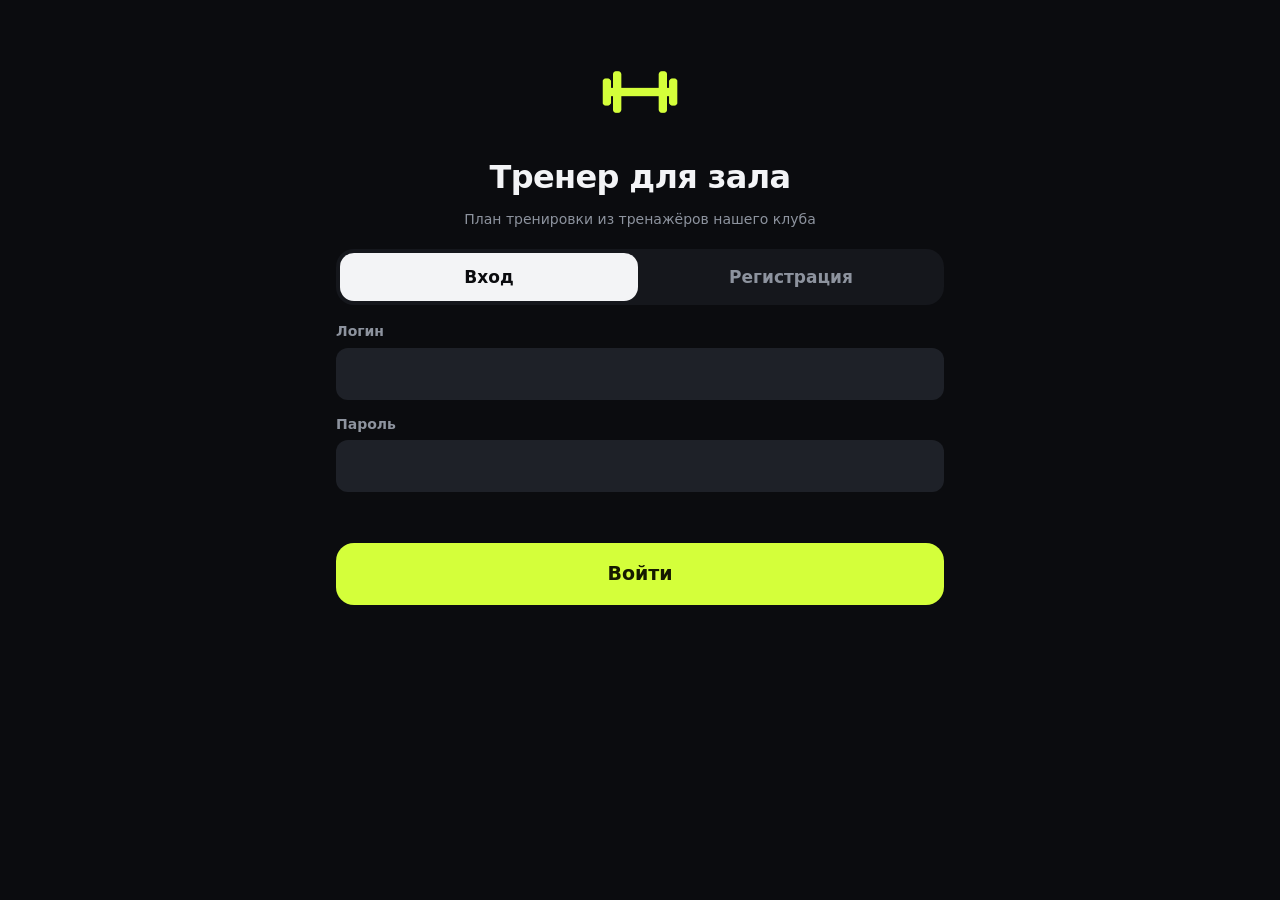
<file: static/login.html>
<!doctype html>
<html lang="ru">
<head>
  <meta charset="utf-8">
  <meta name="viewport" content="width=device-width, initial-scale=1, viewport-fit=cover">
  <meta name="theme-color" content="#0b0c0f">
  <link rel="manifest" href="/manifest.json">
  <link rel="icon" href="/static/icons/icon-192.png">
  <link rel="apple-touch-icon" href="/static/icons/icon-192.png">
  <script>try{var t=JSON.parse(localStorage.getItem('gym_theme')||'null');if(t&&t!=='lime'){document.documentElement.dataset.theme=t;}}catch(e){}</script>
  <link rel="preconnect" href="https://fonts.googleapis.com">
  <link rel="preconnect" href="https://fonts.gstatic.com" crossorigin>
  <link rel="stylesheet" href="https://fonts.googleapis.com/css2?family=Cormorant+Garamond:wght@600;700&family=Nunito:wght@400;600;700;800&family=Noto+Serif+JP:wght@900&family=Russo+One&family=Exo+2:ital,wght@0,400;0,600;0,700;0,800;1,700&family=Rubik+Dirt&family=Oswald:wght@400;500;600;700&display=swap">
  <link rel="stylesheet" href="/static/style.css?v=15">
  <title>Вход · Тренер</title>
</head>
<body class="no-nav">
  <main>
    <img class="logo" src="/static/icons/icon-192.png" alt="">
    <h1 class="center">Тренер для зала</h1>
    <p class="center muted small">План тренировки из тренажёров нашего клуба</p>

    <div class="seg tabs" id="tabs" style="margin-top:20px">
      <button type="button" data-mode="login" class="on">Вход</button>
      <button type="button" data-mode="register">Регистрация</button>
    </div>

    <form id="form">
      <label class="field"><span>Логин</span>
        <input name="username" autocomplete="username" autocapitalize="none" required></label>
      <label class="field"><span>Пароль</span>
        <input name="password" type="password" autocomplete="current-password" required minlength="6"></label>
      <label class="field" id="invite-field" hidden><span>Инвайт-код (спросите у друга)</span>
        <input name="invite" autocapitalize="characters" autocomplete="off" placeholder="ABCD-EFGH"></label>
      <div class="form-error" id="error"></div>
      <button class="btn primary big" type="submit" id="submit">Войти</button>
    </form>
  </main>

  <script src="/static/common.js?v=15"></script>
  <script>
    'use strict';
    let mode = 'login';
    const form = $('#form');

    $('#tabs').addEventListener('click', e => {
      const b = e.target.closest('button');
      if (!b) return;
      mode = b.dataset.mode;
      document.querySelectorAll('#tabs button').forEach(x => x.classList.toggle('on', x === b));
      $('#invite-field').hidden = mode !== 'register';
      form.invite.required = mode === 'register';
      form.password.autocomplete = mode === 'register' ? 'new-password' : 'current-password';
      $('#submit').textContent = mode === 'register' ? 'Зарегистрироваться' : 'Войти';
      $('#error').textContent = '';
    });

    form.addEventListener('submit', async e => {
      e.preventDefault();
      $('#error').textContent = '';
      $('#submit').disabled = true;
      try {
        const data = { username: form.username.value, password: form.password.value };
        if (mode === 'register') data.invite = form.invite.value;
        await api('POST', mode === 'register' ? '/api/register' : '/api/login', data);
        store.del('me');
        location.href = '/';
      } catch (err) {
        $('#error').textContent = err.message;
        $('#submit').disabled = false;
      }
    });
  </script>
</body>
</html>
</file>
<file: static/style.css>
/* Тренер для зала — тёмная тема «графит + лайм» */
:root {
  --bg: #0b0c0f;
  --surface: #15171c;
  --surface-2: #1e2128;
  --surface-3: #282c35;
  --line: #2b2f38;
  --text: #f3f4f6;
  --muted: #8d939e;
  --accent: #d4ff3a;
  --accent-ink: #151a00;
  --accent-soft: rgba(212, 255, 58, .12);
  --violet: #a294ff;
  --violet-soft: rgba(162, 148, 255, .15);
  --warn: #ffb547;
  --warn-soft: rgba(255, 181, 71, .12);
  --danger: #ff5f6d;
  --hero-from: #1d2112;
  --timer-bg: #221f3a;
  --timer-ink: #15102e;
  --timer-track: rgba(255, 255, 255, .1);
  --overlay-btn: rgba(255, 255, 255, .08);
  --nav-bg: rgba(30, 33, 40, .92);
  --thumb-ink: #4a505c;
  --accent-part: rgba(212, 255, 58, .4);
  --shadow: 0 10px 30px rgba(0, 0, 0, .5);
  --card-ring: none;
  --radius: 20px;
  --radius-sm: 14px;
  --tap: 52px;
  color-scheme: dark;
}

* { box-sizing: border-box; }
html { -webkit-text-size-adjust: 100%; }
body {
  margin: 0;
  background: var(--bg);
  color: var(--text);
  font: 17px/1.45 system-ui, -apple-system, "Segoe UI", Roboto, sans-serif;
  padding-bottom: calc(110px + env(safe-area-inset-bottom));
  -webkit-tap-highlight-color: transparent;
}
body.no-nav { padding-bottom: 32px; }
main { max-width: 640px; margin: 0 auto; padding: 0 16px 24px; }
h1 { font-size: 32px; line-height: 1.1; margin: 0; font-weight: 800; letter-spacing: -.02em; }
h2 {
  font-size: 13px; margin: 26px 0 10px; color: var(--muted);
  font-weight: 700; letter-spacing: .08em; text-transform: uppercase;
}
h3 { font-size: 18px; margin: 0; line-height: 1.25; font-weight: 700; }
a { color: var(--accent); }
.muted { color: var(--muted); }
.small { font-size: 14px; }
.center { text-align: center; }
[hidden] { display: none !important; }

/* Шапка */
.top {
  max-width: 640px; margin: 0 auto;
  padding: calc(18px + env(safe-area-inset-top)) 16px 14px;
  display: flex; align-items: flex-end; justify-content: space-between; gap: 12px;
}
.eyebrow {
  display: block; margin-bottom: 4px;
  font-size: 13px; font-weight: 700; letter-spacing: .08em; text-transform: uppercase;
  color: var(--accent);
}
.net {
  font-size: 13px; font-weight: 600; padding: 6px 12px; border-radius: 99px;
  background: var(--warn-soft); color: var(--warn);
}

/* Кнопки */
.btn {
  display: inline-flex; align-items: center; justify-content: center; gap: 8px;
  min-height: var(--tap); padding: 0 20px;
  border: 0; border-radius: var(--radius-sm);
  background: var(--surface-2); color: var(--text);
  font: inherit; font-weight: 700; cursor: pointer; text-decoration: none;
  transition: transform .1s, background .2s;
}
.btn:active { transform: scale(.97); }
.btn:disabled { opacity: .5; }
.btn.primary { background: var(--accent); color: var(--accent-ink); }
.btn.ghost { background: transparent; box-shadow: inset 0 0 0 1.5px var(--line); }
.btn.danger { color: var(--danger); }
.btn.big { width: 100%; min-height: 62px; font-size: 19px; margin-top: 24px; border-radius: 18px; }
.btn.wide { width: 100%; margin-top: 12px; }
.btn.small { min-height: 44px; padding: 0 16px; font-size: 15px; border-radius: 12px; }

/* Переключатели-сегменты и плитки выбора */
.seg {
  display: grid; grid-auto-flow: column; grid-auto-columns: 1fr; gap: 4px;
  padding: 4px; border-radius: 18px; background: var(--surface);
}
.seg button {
  min-height: 48px; border: 0; border-radius: 14px;
  background: transparent; color: var(--muted); font: inherit; font-weight: 700;
  transition: background .2s, color .2s;
}
.seg button.on { background: var(--text); color: var(--bg); }
.tabs { margin: 0 0 16px; }

.tiles { display: grid; grid-template-columns: repeat(4, 1fr); gap: 8px; }
.tiles.two { grid-template-columns: repeat(2, 1fr); }
.tile {
  display: flex; flex-direction: column; align-items: center; justify-content: center; gap: 2px;
  min-height: 84px; padding: 10px 6px; border: 0; border-radius: 18px;
  background: var(--surface); color: var(--text); font: inherit;
  transition: background .2s, color .2s, transform .1s;
}
.tile:active { transform: scale(.97); }
.tile b { font-size: 26px; line-height: 1; font-weight: 800; }
.tiles.two .tile { min-height: 76px; }
.tiles.two .tile b { font-size: 20px; }
.tile small { font-size: 13px; color: var(--muted); text-align: center; line-height: 1.25; }
.tile.on { background: var(--accent); color: var(--accent-ink); }
.tile.on small { color: var(--accent-ink); opacity: .75; }

/* Карточки и заметки */
.card {
  background: var(--surface); border-radius: var(--radius);
  padding: 16px; margin-top: 12px;
}
.note { border-radius: var(--radius-sm); padding: 14px 16px; margin-top: 12px; font-size: 15px; }
.note.warn { background: var(--warn-soft); color: var(--warn); }
.note.ok { background: var(--accent-soft); color: var(--accent); }
.note ul { margin: 8px 0 0; padding-left: 20px; }
.note li { margin-top: 4px; }
.note summary { font-weight: 700; cursor: pointer; }
.note a { color: inherit; }

.profile-line { display: flex; align-items: center; gap: 12px; }
.profile-line .grow { flex: 1; min-width: 0; }
.chip {
  display: inline-block; padding: 3px 10px; margin: 6px 6px 0 0; border-radius: 99px;
  background: var(--surface-2); font-size: 13px; font-weight: 600; color: var(--muted);
}
.chip.warn { background: var(--warn-soft); color: var(--warn); }

/* План: шапка с прогрессом */
.hero {
  background: linear-gradient(135deg, var(--hero-from) 0%, var(--surface) 70%);
  border-radius: var(--radius); padding: 18px 16px; margin-top: 4px;
}
.hero .h { font-size: 26px; font-weight: 800; letter-spacing: -.01em; }
.progress { height: 8px; border-radius: 99px; background: var(--surface-3); margin-top: 14px; overflow: hidden; }
.progress > i { display: block; height: 100%; border-radius: inherit; background: var(--accent); transition: width .3s; }
.hero-stats { display: flex; justify-content: space-between; margin-top: 8px; font-size: 14px; color: var(--muted); }

/* Карточка упражнения */
.ex { padding: 0; overflow: hidden; }
.ex-body { padding: 16px; }
.ex-photo {
  display: block; width: 100%; height: 170px; padding: 0; border: 0; cursor: zoom-in;
  background: var(--surface-2);
}
.ex-photo img { width: 100%; height: 100%; object-fit: cover; display: block; }
.ex-top { display: flex; gap: 12px; align-items: flex-start; }
.num {
  flex: none; width: 34px; height: 34px; border-radius: 11px;
  display: grid; place-items: center; background: var(--surface-3);
  font-weight: 800; font-size: 15px;
}
.ex.complete .num { background: var(--accent); color: var(--accent-ink); }
.meta { font-size: 14px; color: var(--muted); margin-top: 2px; }
.presc {
  display: flex; flex-wrap: wrap; gap: 6px; margin: 12px 0 8px;
}
.presc span {
  padding: 5px 10px; border-radius: 10px; background: var(--surface-2);
  font-size: 14px; font-weight: 700;
}
.hint {
  font-size: 14px; color: var(--violet); background: var(--violet-soft);
  padding: 10px 12px; border-radius: 12px;
}
.hint.deload { color: var(--warn); background: var(--warn-soft); }
.sets { margin-top: 12px; }
.set-head, .set {
  display: grid; grid-template-columns: 26px 1fr 1fr 52px; gap: 8px; align-items: center;
}
.set-head { font-size: 12px; color: var(--muted); font-weight: 700; letter-spacing: .05em; text-transform: uppercase; }
.set { margin-top: 8px; }
.set-no { text-align: center; color: var(--muted); font-weight: 700; }
.set input, .field input, .field select {
  width: 100%; min-height: var(--tap); padding: 0 14px;
  border: 1.5px solid transparent; border-radius: 12px;
  background: var(--surface-2); color: var(--text); font: inherit; font-size: 18px;
  outline: none;
}
.set input:focus, .field input:focus, .field select:focus { border-color: var(--accent); }
.set input { text-align: center; font-weight: 700; }
.set input::placeholder { font-weight: 400; color: var(--muted); }
.set.done input { background: var(--accent-soft); color: var(--accent); }
.check {
  width: 52px; height: 52px; border-radius: 50%; border: 2px solid var(--surface-3);
  background: transparent; color: var(--accent-ink); font-size: 22px; font-weight: 900;
}
.set.done .check { background: var(--accent); border-color: var(--accent); }
.ex-actions { display: flex; gap: 8px; margin-top: 14px; flex-wrap: wrap; }

/* Таймер отдыха */
.timer {
  position: fixed; left: 12px; right: 12px; z-index: 20;
  bottom: calc(96px + env(safe-area-inset-bottom));
  max-width: 616px; margin: 0 auto; padding: 12px 14px 14px;
  display: flex; align-items: center; gap: 10px;
  border-radius: 20px; background: var(--timer-bg);
  box-shadow: var(--shadow);
  overflow: hidden;
}
.timer > div { flex: 1; }
.timer-label { font-size: 12px; font-weight: 700; letter-spacing: .08em; text-transform: uppercase; color: var(--violet); }
.timer-left { font-size: 36px; font-weight: 800; font-variant-numeric: tabular-nums; line-height: 1.05; }
.timer-bar { position: absolute; left: 0; bottom: 0; height: 4px; background: var(--violet); transition: width .25s linear; }
.timer .btn { background: var(--overlay-btn); }
.timer .btn.primary { background: var(--violet); color: var(--timer-ink); }

/* Нижнее меню — плавающая панель */
.tabbar {
  position: fixed; left: 12px; right: 12px; z-index: 10;
  bottom: calc(12px + env(safe-area-inset-bottom));
  max-width: 616px; margin: 0 auto; padding: 6px;
  display: grid; grid-template-columns: repeat(4, 1fr); gap: 4px;
  border-radius: 24px; background: var(--nav-bg);
  -webkit-backdrop-filter: blur(14px); backdrop-filter: blur(14px);
  box-shadow: var(--shadow);
}
.tabbar a {
  display: flex; flex-direction: column; align-items: center; justify-content: center; gap: 2px;
  min-height: 60px; border-radius: 18px;
  color: var(--muted); text-decoration: none; font-size: 11px; font-weight: 700;
}
.tabbar a svg { width: 24px; height: 24px; }
.tabbar a.on { color: var(--accent); background: var(--accent-soft); }

/* Формы */
.field { display: block; margin-top: 14px; }
.field > span { display: block; font-size: 14px; color: var(--muted); margin-bottom: 6px; font-weight: 600; }
.choice {
  display: flex; gap: 14px; align-items: center;
  min-height: var(--tap); padding: 12px 16px; margin-top: 8px;
  border-radius: var(--radius-sm); background: var(--surface); cursor: pointer;
  border: 1.5px solid transparent;
}
.choice:has(input:checked) { border-color: var(--accent); background: var(--accent-soft); }
.choice input { width: 22px; height: 22px; accent-color: var(--accent); flex: none; margin: 0; }
.choice small { display: block; color: var(--muted); font-size: 14px; }
.grid2 { display: grid; grid-template-columns: 1fr 1fr; gap: 8px; }
.grid2 .choice { margin-top: 0; }
.form-error { color: var(--danger); margin-top: 10px; min-height: 1em; }

/* Списки */
.row {
  display: flex; align-items: center; gap: 12px;
  padding: 12px 0; border-top: 1px solid var(--line);
}
.row:first-child { border-top: 0; padding-top: 0; }
.row:last-child { padding-bottom: 0; }
.row .grow { flex: 1; min-width: 0; }
.row.off .grow, .row.off .thumb { opacity: .45; }
.row-btn {
  display: flex; align-items: center; gap: 12px;
  flex: 1; min-width: 0; text-align: left; background: none; border: 0; padding: 0;
  color: var(--text); font: inherit; cursor: pointer;
}
.row-btn small { display: block; color: var(--muted); font-size: 14px; }
.thumb {
  flex: none; width: 52px; height: 52px; border-radius: 12px; overflow: hidden;
  display: grid; place-items: center; background: var(--surface-2); color: var(--thumb-ink);
}
.thumb img { width: 100%; height: 100%; object-fit: cover; }
.thumb svg { width: 26px; height: 26px; }
.thumb.big { width: 84px; height: 84px; border: 0; padding: 0; cursor: zoom-in; }
.warmup { display: flex; gap: 14px; align-items: flex-start; }
.warmup .grow { flex: 1; min-width: 0; }
.icon-btn {
  flex: none; width: 44px; height: 44px; border-radius: 12px;
  border: 0; background: var(--surface-2); color: var(--muted); font-size: 20px;
}
.delta-up { color: var(--warn); font-weight: 700; }
.delta-down { color: var(--accent); font-weight: 700; }
.workout-ex { margin-top: 10px; font-size: 15px; }
.workout-ex b { font-weight: 700; }

/* Переключатель вкл/выкл */
.switch { position: relative; flex: none; width: 54px; height: 32px; }
.switch input { position: absolute; opacity: 0; width: 100%; height: 100%; margin: 0; cursor: pointer; z-index: 1; }
.switch span { position: absolute; inset: 0; border-radius: 99px; background: var(--surface-3); transition: .2s; }
.switch span::after {
  content: ""; position: absolute; top: 4px; left: 4px; width: 24px; height: 24px;
  border-radius: 50%; background: var(--text); transition: .2s;
}
.switch input:checked + span { background: var(--accent); }
.switch input:checked + span::after { transform: translateX(22px); background: var(--accent-ink); }

/* Диалоги */
dialog {
  width: min(100% - 24px, 560px); max-height: 92vh; padding: 0;
  border: 0; border-radius: 24px;
  background: var(--surface); color: var(--text);
}
dialog::backdrop { background: rgba(0, 0, 0, .7); }
dialog form { padding: 20px 16px; }
.dialog-actions { display: flex; gap: 8px; margin-top: 20px; }
.dialog-actions .btn { flex: 1; }

.photo-box {
  position: relative; height: 180px; border-radius: 16px; overflow: hidden;
  background: var(--surface-2); display: grid; place-items: center; margin-top: 14px;
  color: var(--muted); font-size: 14px;
}
.photo-box img { width: 100%; height: 100%; object-fit: cover; }
.photo-actions { display: flex; gap: 8px; margin-top: 8px; }
.photo-actions .btn { flex: 1; }

.photo-view {
  width: 100vw; max-width: 100vw; height: 100vh; max-height: 100vh; margin: 0;
  border-radius: 0; background: rgba(0, 0, 0, .94); display: grid; place-items: center; padding: 16px;
}
.photo-view:not([open]) { display: none; }
.photo-view img { max-width: 100%; max-height: 90vh; border-radius: 16px; }

/* Всплывающее сообщение */
.toast {
  position: fixed; left: 16px; right: 16px; z-index: 50;
  bottom: calc(190px + env(safe-area-inset-bottom));
  max-width: 560px; margin: 0 auto; padding: 14px 18px;
  border-radius: 16px; background: var(--text); color: var(--bg);
  font-weight: 700; box-shadow: var(--shadow);
}

canvas.chart { width: 100%; height: 220px; display: block; }
.logo { display: block; width: 104px; height: 104px; margin: 40px auto 16px; border-radius: 28px; }

/* ---------- Прогресс: графики и посещения ---------- */
.seg.four button { font-size: 14px; padding: 0 2px; }
.stats { display: grid; grid-template-columns: 1fr 1fr; gap: 8px; }
.stat { background: var(--surface); border-radius: 18px; padding: 14px; min-height: 92px; }
.stat-v { font-size: 26px; font-weight: 800; line-height: 1.1; font-variant-numeric: tabular-nums; }
.stat-v small { font-size: 15px; color: var(--muted); font-weight: 700; }
.stat-l { font-size: 13px; color: var(--muted); margin-top: 4px; }
.stat-s { font-size: 12px; color: var(--muted); margin-top: 6px; }
.mini-progress { display: block; height: 6px; border-radius: 99px; background: var(--surface-3); overflow: hidden; }
.mini-progress i { display: block; height: 100%; background: var(--accent); border-radius: inherit; }

.chart-caption { min-height: 22px; margin: 12px 0 6px; font-size: 14px; }
.bars {
  position: relative; display: grid; gap: 4px; height: 150px;
  border-bottom: 1px solid var(--line);
}
.bar-col {
  height: 100%; padding: 0; border: 0; background: none; cursor: pointer;
  display: flex; align-items: flex-end; justify-content: center;
}
.bar {
  display: block; width: 72%; max-width: 26px; border-radius: 4px 4px 0 0;
  background: var(--accent); opacity: .55; transition: opacity .15s;
}
.bar-col.sel .bar { opacity: 1; }
.goal-line {
  position: absolute; left: 0; right: 0; height: 0; z-index: 1; pointer-events: none;
  border-top: 2px dashed var(--muted);
}
.goal-line span {
  position: absolute; right: 0; bottom: 2px; font-size: 11px; font-weight: 700;
  color: var(--muted); background: var(--surface); padding: 0 4px; border-radius: 4px;
}
.bar-x { display: grid; gap: 4px; margin-top: 6px; }
.bar-x span { font-size: 11px; color: var(--muted); text-align: center; white-space: nowrap; }

.hbars { margin-top: 12px; }
.hbar-row { display: grid; grid-template-columns: 140px 1fr 28px; gap: 10px; align-items: center; margin-top: 8px; }
.hbar-l { font-size: 13px; line-height: 1.2; }
.hbar-track { height: 10px; border-radius: 99px; background: var(--surface-2); overflow: hidden; }
.hbar-track i { display: block; height: 100%; border-radius: 99px; background: var(--accent); }
.hbar-v { font-size: 13px; font-weight: 700; text-align: right; font-variant-numeric: tabular-nums; }
.hbar-row.zero .hbar-l, .hbar-row.zero .hbar-v { color: var(--muted); }

/* Нагрузка на мышцы за неделю */
.week-seg { margin-top: 12px; }
.body-map { display: flex; justify-content: center; margin-top: 12px; }
.body-map svg { width: 100%; max-width: 340px; height: auto; display: block; }
.body-map .base { fill: var(--surface-2); }
.body-map .m { fill: var(--surface-3); transition: fill .2s, opacity .2s; }
.body-map .m.low { fill: var(--accent); opacity: .38; }
.body-map .m.ok { fill: var(--accent); }
.body-map .m.high { fill: var(--warn); }
.body-map text { fill: var(--muted); font-size: 9px; text-anchor: middle; }
.body-legend { display: flex; justify-content: center; gap: 14px; flex-wrap: wrap; margin-top: 6px; }
.body-legend span { display: inline-flex; align-items: center; gap: 5px; }
.body-legend i { width: 10px; height: 10px; border-radius: 3px; display: inline-block; }
.lg-none { background: var(--surface-3); }
.lg-low { background: var(--accent); opacity: .38; }
.lg-ok { background: var(--accent); }
.lg-high { background: var(--warn); }
.hbar-track { position: relative; }
.hbar-track .norm {
  position: absolute; top: 0; bottom: 0; border-radius: 99px;
  background: var(--accent-soft); box-shadow: inset 0 0 0 1px var(--accent-part);
}
.hbar-track i { position: relative; }
.hbar-track i.low { opacity: .5; }
.hbar-track i.high { background: var(--warn); }
.hbar-v.high { color: var(--warn); }

/* Итоги месяца */
canvas.summary-card {
  width: 100%; height: auto; aspect-ratio: 4 / 5; display: block;
  margin: 12px 0; border-radius: var(--radius-sm); background: var(--surface-2);
}

.cal-head { display: flex; align-items: center; justify-content: space-between; gap: 8px; }
.cal-head .icon-btn:disabled { opacity: .3; }
.cal { display: grid; grid-template-columns: repeat(7, 1fr); gap: 4px; margin-top: 12px; }
.cal-w { font-size: 12px; color: var(--muted); text-align: center; font-weight: 700; padding-bottom: 4px; }
.cal-d {
  aspect-ratio: 1; border-radius: 12px; background: var(--surface-2);
  display: flex; flex-direction: column; align-items: center; justify-content: center;
  font-size: 14px; font-weight: 600; line-height: 1.1;
}
.cal-d small { font-size: 10px; font-weight: 800; }
.cal-d.v { background: var(--accent); color: var(--accent-ink); }
.cal-d.today { box-shadow: inset 0 0 0 2px var(--text); }
.cal-d.future { opacity: .35; }

/* ---------- Тренировка: советы, заметки, добавление ---------- */
.tips { margin-top: 10px; border-radius: 12px; background: var(--surface-2); padding: 10px 12px; }
.tips summary { font-weight: 700; cursor: pointer; font-size: 15px; }
.tips ul { margin: 8px 0 0; padding-left: 18px; font-size: 14px; }
.tips li { margin-top: 4px; }
.ex-note-view {
  display: block; width: 100%; margin-top: 10px; padding: 10px 12px; border: 0; border-radius: 12px;
  background: var(--warn-soft); color: var(--warn); font: inherit; font-size: 14px; text-align: left; cursor: pointer;
}
.note-edit { display: flex; gap: 8px; align-items: flex-start; margin-top: 10px; }
.note-edit textarea, .field textarea {
  flex: 1; width: 100%; min-height: 52px; padding: 10px 12px; border: 1.5px solid transparent; border-radius: 12px;
  background: var(--surface-2); color: var(--text); font: inherit; font-size: 16px; resize: vertical; outline: none;
}
.note-edit textarea:focus, .field textarea:focus { border-color: var(--accent); }
.dialog-body { padding: 20px 16px; }
.dialog-body .search {
  width: 100%; min-height: var(--tap); margin-top: 12px; padding: 0 14px; border: 1.5px solid transparent;
  border-radius: 12px; background: var(--surface-2); color: var(--text); font: inherit; outline: none;
}
.add-list { max-height: 60vh; overflow-y: auto; margin-top: 4px; }
.add-row {
  display: flex; align-items: center; gap: 12px; width: 100%; padding: 8px 0; border: 0;
  border-bottom: 1px solid var(--line); background: none; color: var(--text); font: inherit; text-align: left; cursor: pointer;
}
.add-row .grow { flex: 1; min-width: 0; }
.add-row small { display: block; color: var(--muted); font-size: 13px; }

/* ---------- Компания ---------- */
.consent { border: 1.5px solid var(--accent); }
.share-row { display: flex; align-items: center; gap: 12px; margin-top: 24px; }
.share-row .grow { flex: 1; }
.feed-head { display: flex; align-items: center; gap: 12px; }
.feed-head .grow { flex: 1; min-width: 0; }
.avatar {
  flex: none; width: 40px; height: 40px; border-radius: 50%; display: grid; place-items: center;
  background: var(--violet-soft); color: var(--violet); font-weight: 800;
}
.avatar.me { background: var(--accent-soft); color: var(--accent); }
.avatar { overflow: hidden; }
.avatar img { width: 100%; height: 100%; object-fit: cover; display: block; }
.feed-stats { display: flex; gap: 16px; flex-wrap: wrap; margin-top: 12px; font-size: 14px; color: var(--muted); }
.feed-stats b { color: var(--text); }
.record { margin-top: 10px; padding: 8px 12px; border-radius: 12px; background: var(--accent-soft); font-size: 14px; }
.board { margin-top: 8px; }
.board-row { display: flex; align-items: center; gap: 12px; padding: 12px 0; border-top: 1px solid var(--line); }
.board-row:first-child { border-top: 0; }
.board-row.me { background: var(--accent-soft); border-radius: 12px; padding-left: 8px; padding-right: 8px; }
.board-row .grow { flex: 1; min-width: 0; }
.board-row small { display: block; color: var(--muted); font-size: 13px; }
.place { width: 30px; text-align: center; font-size: 20px; font-weight: 800; }
.visits { text-align: center; }
.visits b { display: block; font-size: 22px; line-height: 1; }
.visits small { font-size: 11px; }
.ach-grid { display: grid; grid-template-columns: 1fr 1fr; gap: 8px; }
.ach {
  display: flex; flex-direction: column; gap: 4px; padding: 14px; border-radius: 18px; background: var(--surface);
  opacity: .6;
}
.ach.done { opacity: 1; box-shadow: inset 0 0 0 1.5px var(--accent); }
.ach-icon { font-size: 30px; line-height: 1.1; filter: grayscale(1); }
.ach.done .ach-icon { filter: none; }
.ach small { font-size: 12px; color: var(--muted); }
.ach .ach-ok { color: var(--accent); font-weight: 700; }

.off-label { color: var(--warn); font-weight: 700; }
.switch input:disabled + span { opacity: .35; }

/* ---------- «Фокус»: главная ---------- */
.week-line { display: flex; align-items: center; gap: 14px; color: inherit; text-decoration: none; margin-top: 4px; }
.today-card { margin-top: 14px; padding: 18px 16px; }
.today-kind { font-size: 34px; font-weight: 800; letter-spacing: -.02em; line-height: 1.1; margin: 2px 0 4px; }
.chips-row { display: flex; gap: 6px; margin-top: 14px; }
.chip-btn {
  flex: 1; min-height: 44px; border: 0; border-radius: 12px; background: var(--surface-2);
  color: var(--text); font: inherit; font-weight: 700;
}
.chip-btn.on { background: var(--text); color: var(--bg); }
.today-card .btn.big { margin-top: 14px; }
.link-btn {
  display: block; margin: 12px auto 0; padding: 6px 10px; border: 0; background: none;
  color: var(--muted); font: inherit; font-size: 15px; cursor: pointer;
}
.today-card .tiles { margin-top: 10px; }
a.profile-line { color: inherit; text-decoration: none; }

/* ---------- «Фокус»: тренировка ---------- */
.focus-top { display: flex; align-items: center; gap: 10px; margin-bottom: 14px; }
.seg-progress { flex: 1; display: flex; gap: 3px; }
.seg-step { flex: 1; height: 8px; min-width: 6px; padding: 0; border: 0; border-radius: 4px; background: var(--surface-3); cursor: pointer; }
.seg-step.part { background: var(--accent-part); }
.seg-step.done { background: var(--accent); }
.seg-step.cur { background: var(--text); }
.focus-top .btn { flex: none; }
.focus-photo {
  display: block; width: 100%; height: 200px; padding: 0; border: 0; border-radius: 20px; overflow: hidden;
  margin-bottom: 12px; background: var(--surface-2); cursor: zoom-in;
}
.focus-photo img { width: 100%; height: 100%; object-fit: cover; display: block; }
.focus-name { font-size: 26px; line-height: 1.15; margin: 2px 0 2px; color: var(--text); text-transform: none; letter-spacing: -.01em; font-weight: 800; }
.set-title { margin-top: 18px; font-size: 18px; font-weight: 800; }
.steppers { display: grid; grid-template-columns: 1fr 1fr; gap: 8px; margin-top: 8px; }
.stepper { background: var(--surface); border-radius: 18px; padding: 10px 8px; text-align: center; }
.stepper-label { font-size: 12px; font-weight: 700; color: var(--muted); letter-spacing: .05em; text-transform: uppercase; }
.stepper-row { display: flex; align-items: center; gap: 4px; margin-top: 6px; }
.step {
  flex: none; width: 48px; height: 56px; border: 0; border-radius: 14px; background: var(--surface-2);
  color: var(--text); font-size: 28px; font-weight: 700; line-height: 1;
}
.step:active { background: var(--surface-3); }
.step-val {
  flex: 1; min-width: 0; width: 100%; height: 56px; border: 0; background: transparent; color: var(--text);
  font: inherit; font-size: 30px; font-weight: 800; text-align: center; outline: none;
}
.set-done { min-height: 68px; font-size: 21px; }
.done-sets { display: flex; flex-wrap: wrap; gap: 6px; margin-top: 12px; }
.done-chip {
  padding: 8px 12px; border: 0; border-radius: 12px; background: var(--accent-soft); color: var(--accent);
  font: inherit; font-size: 15px; font-weight: 700;
}
.nav-row { display: flex; gap: 8px; margin-top: 18px; }
.nav-row .btn { flex: none; }
.nav-row .next-btn { flex: 1; flex-direction: column; align-items: flex-start; gap: 0; padding: 8px 14px; text-align: left; line-height: 1.25; }
.nav-row .next-btn .small { font-weight: 600; }

/* Таймер-кольцо */
.timer-ring { flex: none; }

/* Список упражнений плана */
.ov-list { margin-top: 10px; max-height: 58vh; overflow-y: auto; }
.ov-row { display: flex; align-items: center; gap: 6px; padding: 6px 0; border-bottom: 1px solid var(--line); }
.ov-row.cur { background: var(--accent-soft); border-radius: 12px; padding-left: 8px; padding-right: 6px; }
.ov-row.finished .ov-go { color: var(--muted); }
.ov-go {
  flex: 1; min-width: 0; min-height: 48px; padding: 4px 0; border: 0; background: none; color: var(--text);
  font: inherit; font-weight: 700; text-align: left; cursor: pointer;
}
.ov-go small { display: block; font-weight: 400; color: var(--muted); font-size: 13px; }
.ov-row .icon-btn { width: 40px; height: 40px; font-size: 18px; }
.ov-row .icon-btn:disabled { opacity: .25; }
.dialog-body .btn.wide { margin-top: 8px; }
#overview-dialog { width: calc(100% - 16px); }
.ov-row { gap: 4px; }
.ov-row .icon-btn { width: 36px; height: 40px; font-size: 16px; }
.ov-go { font-size: 15px; }

/* ---------- Дашборд на главной ---------- */
.week-strip { display: grid; grid-template-columns: repeat(7, 1fr); gap: 4px; color: inherit; text-decoration: none; }
.wk-day { display: flex; flex-direction: column; align-items: center; gap: 4px; }
.wk-name { font-size: 12px; font-weight: 700; color: var(--muted); }
.wk-cell {
  width: 100%; height: 44px; border-radius: 12px; background: var(--surface);
  display: grid; place-items: center; font-size: 13px; font-weight: 700; color: var(--muted);
}
.wk-cell.v { background: var(--accent); color: var(--accent-ink); font-weight: 800; font-size: 15px; }
.wk-cell.now { box-shadow: inset 0 0 0 2px var(--text); color: var(--text); }
.wk-cell.future { opacity: .45; }
.stats.three { grid-template-columns: repeat(3, 1fr); margin-top: 10px; }
.stats.three .stat { min-height: 0; padding: 12px; }
.stats.three .stat-v { font-size: 20px; }
.stats.three .stat-v small { font-size: 13px; }
.stats.three .mini-progress { margin-top: 6px; }
.last-card { display: block; color: inherit; text-decoration: none; }
.last-title { display: flex; align-items: baseline; gap: 8px; flex-wrap: wrap; margin-top: 2px; font-size: 18px; }

/* ================= Темы оформления ================= */
.card, .stat, .tile, .hero, .stepper, .ach, .seg, .chip-btn, .wk-cell { box-shadow: var(--card-ring); }

:root[data-theme="neon"] {
  --bg: #0a0812; --surface: #16121f; --surface-2: #211a2e; --surface-3: #2e2541; --line: #2e2640;
  --text: #f4f0ff; --muted: #9c93b3;
  --accent: #a95bff; --accent-ink: #ffffff; --accent-soft: rgba(169, 91, 255, .16);
  --accent-part: rgba(169, 91, 255, .45);
  --violet: #2ee6d6; --violet-soft: rgba(46, 230, 214, .12);
  --hero-from: #2a1747; --timer-bg: #0f2b2c; --timer-ink: #032622;
  --nav-bg: rgba(33, 26, 46, .92); --thumb-ink: #554a6e;
}
:root[data-theme="fire"] {
  --bg: #120d0b; --surface: #1e1714; --surface-2: #2a201b; --surface-3: #3a2c25; --line: #3a2c25;
  --text: #fff4ee; --muted: #ab988e;
  --accent: #ff6b2c; --accent-ink: #1f0a00; --accent-soft: rgba(255, 107, 44, .14);
  --accent-part: rgba(255, 107, 44, .45);
  --violet: #ffc247; --violet-soft: rgba(255, 194, 71, .12);
  --hero-from: #3d1a0b; --timer-bg: #2e2410; --timer-ink: #2a1a00;
  --nav-bg: rgba(42, 32, 27, .92); --thumb-ink: #6a554a;
  --radius: 12px; --radius-sm: 10px;
}
:root[data-theme="fire"] h1, :root[data-theme="fire"] .today-kind,
:root[data-theme="fire"] .focus-name, :root[data-theme="fire"] .btn.big {
  text-transform: uppercase; letter-spacing: -.01em;
}
:root[data-theme="ocean"] {
  --bg: #0a1220; --surface: #121d31; --surface-2: #1a2842; --surface-3: #253755; --line: #23324d;
  --text: #eef5ff; --muted: #90a4c2;
  --accent: #3ecfff; --accent-ink: #03202e; --accent-soft: rgba(62, 207, 255, .14);
  --accent-part: rgba(62, 207, 255, .45);
  --violet: #9fb2ff; --violet-soft: rgba(159, 178, 255, .14);
  --hero-from: #0f2c47; --timer-bg: #1c2552; --timer-ink: #0b1440;
  --nav-bg: rgba(26, 40, 66, .92); --thumb-ink: #4b5f80;
  --radius: 24px; --radius-sm: 16px;
}
:root[data-theme="light"] {
  color-scheme: light;
  --bg: #f2f2f6; --surface: #ffffff; --surface-2: #ececf3; --surface-3: #d9d9e4; --line: #e3e3eb;
  --text: #15131d; --muted: #625f75;
  --accent: #6b4dff; --accent-ink: #ffffff; --accent-soft: rgba(107, 77, 255, .1);
  --accent-part: rgba(107, 77, 255, .35);
  --violet: #d6336c; --violet-soft: rgba(214, 51, 108, .08);
  --warn: #9a5500; --warn-soft: rgba(255, 170, 0, .15); --danger: #d0263a;
  --hero-from: #ebe6ff; --timer-bg: #ffffff; --timer-ink: #ffffff;
  --timer-track: rgba(0, 0, 0, .08); --overlay-btn: rgba(0, 0, 0, .05);
  --nav-bg: rgba(255, 255, 255, .94); --thumb-ink: #b3b1c2;
  --shadow: 0 8px 24px rgba(20, 18, 40, .14);
  --card-ring: 0 0 0 1px #e3e3eb;
}

/* Выбор темы в профиле */
.theme-grid { display: grid; grid-template-columns: repeat(auto-fill, minmax(150px, 1fr)); gap: 8px; }
.theme-opt {
  display: flex; flex-direction: column; gap: 8px; padding: 10px; border: 2px solid transparent;
  border-radius: 16px; background: var(--surface); color: var(--text); font: inherit; text-align: left; cursor: pointer;
  box-shadow: var(--card-ring);
}
.theme-opt.on { border-color: var(--accent); }
.theme-prev { display: flex; height: 44px; border-radius: 10px; overflow: hidden; }
.theme-prev i { flex: 1; }
.theme-opt b { font-size: 15px; }
.theme-opt small { color: var(--muted); font-size: 12px; line-height: 1.3; }

/* ---------- Вдвоём и реакции ---------- */
.invite { border: 1.5px solid var(--accent); }
.invite .dialog-actions { margin-top: 12px; }
.chips-row.wrap { flex-wrap: wrap; }
.chips-row.wrap .chip-btn { flex: 0 1 auto; padding: 0 16px; }
.pair-line {
  margin: -6px 0 12px; padding: 8px 12px; border-radius: 12px;
  background: var(--violet-soft); color: var(--text); font-size: 14px;
}
.react-row { display: flex; flex-wrap: wrap; align-items: center; gap: 6px; margin-top: 12px; }
.react-btn {
  min-height: 40px; padding: 0 12px; border: 0; border-radius: 99px; background: var(--surface-2);
  color: var(--text); font: inherit; font-size: 18px; cursor: pointer;
}
.react-btn span { font-size: 14px; font-weight: 700; }
.react-btn.mine { background: var(--accent-soft); box-shadow: inset 0 0 0 1.5px var(--accent); }
.react-chip { padding: 4px 10px; border-radius: 99px; background: var(--surface-2); font-size: 15px; }
.react-names { flex-basis: 100%; }
.invite .dialog-actions .btn.ghost { flex: 0 0 auto; }

/* ---------- Админ-панель ---------- */
.admin-user.blocked { opacity: .6; }
.admin-user .chip { margin-left: 4px; }
.mono { font-family: ui-monospace, "SF Mono", Menlo, Consolas, monospace; letter-spacing: .05em; }
.secret {
  margin: 10px 0; padding: 12px; border-radius: 12px; background: var(--surface-2); color: var(--text);
  font-family: ui-monospace, "SF Mono", Menlo, Consolas, monospace; font-size: 22px; font-weight: 700;
  letter-spacing: .08em; text-align: center; user-select: all;
}
a.btn.wide { display: flex; }

/* ---------- Переключатель вида плана ---------- */
.view-switch { margin-bottom: 12px; }
.view-switch button { min-height: 40px; font-size: 15px; }
.pair-line > div + div { margin-top: 4px; }


/* ================= Новые темы: Сакура, Супра, Монстр, Белый монстр ================= */
h1, .today-kind, .focus-name, .hero .h, .stat-v, .timer-left, .me-name { font-family: var(--font-head, inherit); }
body { font-family: var(--font-body, system-ui, -apple-system, "Segoe UI", Roboto, sans-serif); }
.today-card { position: relative; overflow: hidden; }
.today-card > * { position: relative; z-index: 1; }
.today-card::after { z-index: 0; pointer-events: none; }

/* ---------- Сакура ---------- */
:root[data-theme="sakura"] {
  color-scheme: light;
  --bg: #fdf2f4; --surface: #fffafb; --surface-2: #fbe9ee; --surface-3: #f3d3dc; --line: #f1d6de;
  --text: #3a2230; --muted: #8f6f7d;
  --accent: #d63a6e; --accent-ink: #ffffff; --accent-soft: rgba(214, 58, 110, .1);
  --accent-part: rgba(214, 58, 110, .35);
  --violet: #b0466f; --violet-soft: rgba(247, 182, 198, .3);
  --warn: #a35a00; --warn-soft: rgba(255, 170, 0, .14); --danger: #c8242f;
  --hero-from: #fde3ea; --timer-bg: #3a2230; --timer-ink: #3a2230;
  --timer-track: rgba(255, 255, 255, .15); --overlay-btn: rgba(255, 255, 255, .12);
  --nav-bg: rgba(255, 250, 251, .94); --thumb-ink: #d9b3c0;
  --shadow: 0 12px 28px -12px rgba(214, 58, 110, .35);
  --card-ring: 0 1px 0 #f1d6de;
  --radius: 26px; --radius-sm: 20px;
  --font-head: "Cormorant Garamond", Georgia, serif; --font-body: "Nunito", system-ui, sans-serif;
}
:root[data-theme="sakura"] body::before {
  content: ""; position: absolute; top: 0; right: -16px; width: 210px; height: 150px; z-index: -1;
  background: url("data:image/svg+xml,%3Csvg xmlns='http://www.w3.org/2000/svg' viewBox='0 0 240 170'%3E%3Cpath d='M250 6C200 18 166 30 136 58C116 76 96 86 62 94M156 44C166 70 164 92 176 112M114 72C104 96 108 114 100 132' fill='none' stroke='%235c3b3f' stroke-width='4' stroke-linecap='round'/%3E%3Cg transform='translate(58 92) scale(1.3)' fill='%23f7b6c6'%3E%3Cpath d='M0 -1.5C-3.6 -4 -3.6 -8.6 -1.4 -10.4L0 -8.9L1.4 -10.4C3.6 -8.6 3.6 -4 0 -1.5Z' transform='rotate(0)'/%3E%3Cpath d='M0 -1.5C-3.6 -4 -3.6 -8.6 -1.4 -10.4L0 -8.9L1.4 -10.4C3.6 -8.6 3.6 -4 0 -1.5Z' transform='rotate(72)'/%3E%3Cpath d='M0 -1.5C-3.6 -4 -3.6 -8.6 -1.4 -10.4L0 -8.9L1.4 -10.4C3.6 -8.6 3.6 -4 0 -1.5Z' transform='rotate(144)'/%3E%3Cpath d='M0 -1.5C-3.6 -4 -3.6 -8.6 -1.4 -10.4L0 -8.9L1.4 -10.4C3.6 -8.6 3.6 -4 0 -1.5Z' transform='rotate(216)'/%3E%3Cpath d='M0 -1.5C-3.6 -4 -3.6 -8.6 -1.4 -10.4L0 -8.9L1.4 -10.4C3.6 -8.6 3.6 -4 0 -1.5Z' transform='rotate(288)'/%3E%3Ccircle r='1.8' fill='%23d63a6e'/%3E%3C/g%3E%3Cg transform='translate(136 56) scale(1.5)' fill='%23fbd3dd'%3E%3Cpath d='M0 -1.5C-3.6 -4 -3.6 -8.6 -1.4 -10.4L0 -8.9L1.4 -10.4C3.6 -8.6 3.6 -4 0 -1.5Z' transform='rotate(0)'/%3E%3Cpath d='M0 -1.5C-3.6 -4 -3.6 -8.6 -1.4 -10.4L0 -8.9L1.4 -10.4C3.6 -8.6 3.6 -4 0 -1.5Z' transform='rotate(72)'/%3E%3Cpath d='M0 -1.5C-3.6 -4 -3.6 -8.6 -1.4 -10.4L0 -8.9L1.4 -10.4C3.6 -8.6 3.6 -4 0 -1.5Z' transform='rotate(144)'/%3E%3Cpath d='M0 -1.5C-3.6 -4 -3.6 -8.6 -1.4 -10.4L0 -8.9L1.4 -10.4C3.6 -8.6 3.6 -4 0 -1.5Z' transform='rotate(216)'/%3E%3Cpath d='M0 -1.5C-3.6 -4 -3.6 -8.6 -1.4 -10.4L0 -8.9L1.4 -10.4C3.6 -8.6 3.6 -4 0 -1.5Z' transform='rotate(288)'/%3E%3Ccircle r='1.8' fill='%23d63a6e'/%3E%3C/g%3E%3Cg transform='translate(176 114) scale(1.2)' fill='%23f7b6c6'%3E%3Cpath d='M0 -1.5C-3.6 -4 -3.6 -8.6 -1.4 -10.4L0 -8.9L1.4 -10.4C3.6 -8.6 3.6 -4 0 -1.5Z' transform='rotate(0)'/%3E%3Cpath d='M0 -1.5C-3.6 -4 -3.6 -8.6 -1.4 -10.4L0 -8.9L1.4 -10.4C3.6 -8.6 3.6 -4 0 -1.5Z' transform='rotate(72)'/%3E%3Cpath d='M0 -1.5C-3.6 -4 -3.6 -8.6 -1.4 -10.4L0 -8.9L1.4 -10.4C3.6 -8.6 3.6 -4 0 -1.5Z' transform='rotate(144)'/%3E%3Cpath d='M0 -1.5C-3.6 -4 -3.6 -8.6 -1.4 -10.4L0 -8.9L1.4 -10.4C3.6 -8.6 3.6 -4 0 -1.5Z' transform='rotate(216)'/%3E%3Cpath d='M0 -1.5C-3.6 -4 -3.6 -8.6 -1.4 -10.4L0 -8.9L1.4 -10.4C3.6 -8.6 3.6 -4 0 -1.5Z' transform='rotate(288)'/%3E%3Ccircle r='1.8' fill='%23d63a6e'/%3E%3C/g%3E%3Cg transform='translate(98 134) scale(1.05)' fill='%23fbd3dd'%3E%3Cpath d='M0 -1.5C-3.6 -4 -3.6 -8.6 -1.4 -10.4L0 -8.9L1.4 -10.4C3.6 -8.6 3.6 -4 0 -1.5Z' transform='rotate(0)'/%3E%3Cpath d='M0 -1.5C-3.6 -4 -3.6 -8.6 -1.4 -10.4L0 -8.9L1.4 -10.4C3.6 -8.6 3.6 -4 0 -1.5Z' transform='rotate(72)'/%3E%3Cpath d='M0 -1.5C-3.6 -4 -3.6 -8.6 -1.4 -10.4L0 -8.9L1.4 -10.4C3.6 -8.6 3.6 -4 0 -1.5Z' transform='rotate(144)'/%3E%3Cpath d='M0 -1.5C-3.6 -4 -3.6 -8.6 -1.4 -10.4L0 -8.9L1.4 -10.4C3.6 -8.6 3.6 -4 0 -1.5Z' transform='rotate(216)'/%3E%3Cpath d='M0 -1.5C-3.6 -4 -3.6 -8.6 -1.4 -10.4L0 -8.9L1.4 -10.4C3.6 -8.6 3.6 -4 0 -1.5Z' transform='rotate(288)'/%3E%3Ccircle r='1.8' fill='%23d63a6e'/%3E%3C/g%3E%3Cg transform='translate(206 20) scale(1.3)' fill='%23f7b6c6'%3E%3Cpath d='M0 -1.5C-3.6 -4 -3.6 -8.6 -1.4 -10.4L0 -8.9L1.4 -10.4C3.6 -8.6 3.6 -4 0 -1.5Z' transform='rotate(0)'/%3E%3Cpath d='M0 -1.5C-3.6 -4 -3.6 -8.6 -1.4 -10.4L0 -8.9L1.4 -10.4C3.6 -8.6 3.6 -4 0 -1.5Z' transform='rotate(72)'/%3E%3Cpath d='M0 -1.5C-3.6 -4 -3.6 -8.6 -1.4 -10.4L0 -8.9L1.4 -10.4C3.6 -8.6 3.6 -4 0 -1.5Z' transform='rotate(144)'/%3E%3Cpath d='M0 -1.5C-3.6 -4 -3.6 -8.6 -1.4 -10.4L0 -8.9L1.4 -10.4C3.6 -8.6 3.6 -4 0 -1.5Z' transform='rotate(216)'/%3E%3Cpath d='M0 -1.5C-3.6 -4 -3.6 -8.6 -1.4 -10.4L0 -8.9L1.4 -10.4C3.6 -8.6 3.6 -4 0 -1.5Z' transform='rotate(288)'/%3E%3Ccircle r='1.8' fill='%23d63a6e'/%3E%3C/g%3E%3Cg transform='translate(112 74) scale(0.6)' fill='%23d63a6e'%3E%3Cpath d='M0 -1.5C-3.6 -4 -3.6 -8.6 -1.4 -10.4L0 -8.9L1.4 -10.4C3.6 -8.6 3.6 -4 0 -1.5Z' transform='rotate(0)'/%3E%3Cpath d='M0 -1.5C-3.6 -4 -3.6 -8.6 -1.4 -10.4L0 -8.9L1.4 -10.4C3.6 -8.6 3.6 -4 0 -1.5Z' transform='rotate(72)'/%3E%3Cpath d='M0 -1.5C-3.6 -4 -3.6 -8.6 -1.4 -10.4L0 -8.9L1.4 -10.4C3.6 -8.6 3.6 -4 0 -1.5Z' transform='rotate(144)'/%3E%3Cpath d='M0 -1.5C-3.6 -4 -3.6 -8.6 -1.4 -10.4L0 -8.9L1.4 -10.4C3.6 -8.6 3.6 -4 0 -1.5Z' transform='rotate(216)'/%3E%3Cpath d='M0 -1.5C-3.6 -4 -3.6 -8.6 -1.4 -10.4L0 -8.9L1.4 -10.4C3.6 -8.6 3.6 -4 0 -1.5Z' transform='rotate(288)'/%3E%3Ccircle r='1.8' fill='%23d63a6e'/%3E%3C/g%3E%3C/svg%3E") no-repeat right top / contain; opacity: .5; pointer-events: none;
}
:root[data-theme="sakura"] h1 { font-size: 38px; font-weight: 700; letter-spacing: 0; }
:root[data-theme="sakura"] .eyebrow { color: var(--muted); text-transform: none; letter-spacing: 0; font-size: 14px; font-weight: 600; }
:root[data-theme="sakura"] .today-kind { font-size: 54px; font-weight: 700; color: var(--accent); letter-spacing: 0; line-height: 1; }
:root[data-theme="sakura"] .focus-name, :root[data-theme="sakura"] .hero .h { font-size: 32px; font-weight: 700; letter-spacing: 0; }
:root[data-theme="sakura"] .stat-v { font-weight: 700; font-variant-numeric: lining-nums tabular-nums; }
:root[data-theme="sakura"] .timer-left { font-family: var(--font-body); color: #fff; }
:root[data-theme="sakura"] .timer-label { color: #f7b6c6; text-transform: none; letter-spacing: 0; font-size: 13px; }
:root[data-theme="sakura"] .timer .btn { color: #fff; }
:root[data-theme="sakura"] .timer .btn.primary { background: #f7b6c6; color: #3a2230; }
:root[data-theme="sakura"] .today-card::after {
  position: absolute; right: 12px; top: 8px; font: 900 100px/1 "Noto Serif JP", serif; color: #fbd3dd;
  writing-mode: vertical-rl;
}
:root[data-theme="sakura"] .today-card[data-kind="upper"]::after { content: "上"; }
:root[data-theme="sakura"] .today-card[data-kind="lower"]::after { content: "下"; }
:root[data-theme="sakura"] .today-card[data-kind="full"]::after { content: "全"; }
:root[data-theme="sakura"] .today-card[data-kind="glutes"]::after { content: "臀"; }
:root[data-theme="sakura"] .btn.primary { background: linear-gradient(180deg, #e2507f, #c92d61); border-radius: 999px; box-shadow: 0 10px 22px -10px rgba(201, 45, 97, .7); }
:root[data-theme="sakura"] .chip-btn, :root[data-theme="sakura"] .seg, :root[data-theme="sakura"] .seg button { border-radius: 999px; }
:root[data-theme="sakura"] .chip-btn.on, :root[data-theme="sakura"] .seg button.on { background: var(--text); color: var(--surface); }
:root[data-theme="sakura"] .wk-cell { border-radius: 50%; width: 40px; height: 40px; background: transparent; box-shadow: inset 0 0 0 1.5px var(--line); }
:root[data-theme="sakura"] .wk-cell.v { background: url("data:image/svg+xml,%3Csvg xmlns='http://www.w3.org/2000/svg' viewBox='-12 -12 24 24'%3E%3Cg fill='%23f7b6c6'%3E%3Cpath d='M0 -1.5C-3.6 -4 -3.6 -8.6 -1.4 -10.4L0 -8.9L1.4 -10.4C3.6 -8.6 3.6 -4 0 -1.5Z' transform='rotate(0)'/%3E%3Cpath d='M0 -1.5C-3.6 -4 -3.6 -8.6 -1.4 -10.4L0 -8.9L1.4 -10.4C3.6 -8.6 3.6 -4 0 -1.5Z' transform='rotate(72)'/%3E%3Cpath d='M0 -1.5C-3.6 -4 -3.6 -8.6 -1.4 -10.4L0 -8.9L1.4 -10.4C3.6 -8.6 3.6 -4 0 -1.5Z' transform='rotate(144)'/%3E%3Cpath d='M0 -1.5C-3.6 -4 -3.6 -8.6 -1.4 -10.4L0 -8.9L1.4 -10.4C3.6 -8.6 3.6 -4 0 -1.5Z' transform='rotate(216)'/%3E%3Cpath d='M0 -1.5C-3.6 -4 -3.6 -8.6 -1.4 -10.4L0 -8.9L1.4 -10.4C3.6 -8.6 3.6 -4 0 -1.5Z' transform='rotate(288)'/%3E%3C/g%3E%3Ccircle r='1.8' fill='%23d63a6e'/%3E%3C/svg%3E") center / 40px no-repeat; color: transparent; box-shadow: none; }
:root[data-theme="sakura"] .wk-cell.now { box-shadow: inset 0 0 0 2px var(--accent); color: var(--accent); }
:root[data-theme="sakura"] .num { border-radius: 50%; background: var(--surface-2); color: var(--accent); font-family: var(--font-head); font-size: 20px; }
:root[data-theme="sakura"] .ex.complete .num { background: url("data:image/svg+xml,%3Csvg xmlns='http://www.w3.org/2000/svg' viewBox='-12 -12 24 24'%3E%3Cg fill='%23f7b6c6'%3E%3Cpath d='M0 -1.5C-3.6 -4 -3.6 -8.6 -1.4 -10.4L0 -8.9L1.4 -10.4C3.6 -8.6 3.6 -4 0 -1.5Z' transform='rotate(0)'/%3E%3Cpath d='M0 -1.5C-3.6 -4 -3.6 -8.6 -1.4 -10.4L0 -8.9L1.4 -10.4C3.6 -8.6 3.6 -4 0 -1.5Z' transform='rotate(72)'/%3E%3Cpath d='M0 -1.5C-3.6 -4 -3.6 -8.6 -1.4 -10.4L0 -8.9L1.4 -10.4C3.6 -8.6 3.6 -4 0 -1.5Z' transform='rotate(144)'/%3E%3Cpath d='M0 -1.5C-3.6 -4 -3.6 -8.6 -1.4 -10.4L0 -8.9L1.4 -10.4C3.6 -8.6 3.6 -4 0 -1.5Z' transform='rotate(216)'/%3E%3Cpath d='M0 -1.5C-3.6 -4 -3.6 -8.6 -1.4 -10.4L0 -8.9L1.4 -10.4C3.6 -8.6 3.6 -4 0 -1.5Z' transform='rotate(288)'/%3E%3C/g%3E%3Ccircle r='1.8' fill='%23d63a6e'/%3E%3C/svg%3E") center / 34px no-repeat; color: transparent; }
:root[data-theme="sakura"] .set input { border-radius: 999px; background: var(--bg); }
:root[data-theme="sakura"] .set.done input { background: var(--surface-2); color: var(--text); }
:root[data-theme="sakura"] .check { border: 1.5px solid var(--line); }
:root[data-theme="sakura"] .set.done .check { background: var(--surface-2) url("data:image/svg+xml,%3Csvg xmlns='http://www.w3.org/2000/svg' viewBox='-12 -12 24 24'%3E%3Cg fill='%23d63a6e'%3E%3Cpath d='M0 -1.5C-3.6 -4 -3.6 -8.6 -1.4 -10.4L0 -8.9L1.4 -10.4C3.6 -8.6 3.6 -4 0 -1.5Z' transform='rotate(0)'/%3E%3Cpath d='M0 -1.5C-3.6 -4 -3.6 -8.6 -1.4 -10.4L0 -8.9L1.4 -10.4C3.6 -8.6 3.6 -4 0 -1.5Z' transform='rotate(72)'/%3E%3Cpath d='M0 -1.5C-3.6 -4 -3.6 -8.6 -1.4 -10.4L0 -8.9L1.4 -10.4C3.6 -8.6 3.6 -4 0 -1.5Z' transform='rotate(144)'/%3E%3Cpath d='M0 -1.5C-3.6 -4 -3.6 -8.6 -1.4 -10.4L0 -8.9L1.4 -10.4C3.6 -8.6 3.6 -4 0 -1.5Z' transform='rotate(216)'/%3E%3Cpath d='M0 -1.5C-3.6 -4 -3.6 -8.6 -1.4 -10.4L0 -8.9L1.4 -10.4C3.6 -8.6 3.6 -4 0 -1.5Z' transform='rotate(288)'/%3E%3C/g%3E%3Ccircle r='1.8' fill='%23fff'/%3E%3C/svg%3E") center / 34px no-repeat; color: transparent; border-color: transparent; }
:root[data-theme="sakura"] .progress > i { background: linear-gradient(90deg, #f7b6c6, #d63a6e); }
:root[data-theme="sakura"] .tabbar a.on { background: var(--surface-2); }
:root[data-theme="sakura"] .me-pic { box-shadow: 0 0 0 4px var(--surface), 0 0 0 6px #f7b6c6; }
:root[data-theme="sakura"] .me-head::before {
  content: ""; position: absolute; left: 50%; top: -14px; width: 200px; height: 80px; transform: translateX(-50%);
  background: url("data:image/svg+xml,%3Csvg xmlns='http://www.w3.org/2000/svg' viewBox='-12 -12 24 24'%3E%3Cg fill='%23f7b6c6'%3E%3Cpath d='M0 -1.5C-3.6 -4 -3.6 -8.6 -1.4 -10.4L0 -8.9L1.4 -10.4C3.6 -8.6 3.6 -4 0 -1.5Z' transform='rotate(0)'/%3E%3Cpath d='M0 -1.5C-3.6 -4 -3.6 -8.6 -1.4 -10.4L0 -8.9L1.4 -10.4C3.6 -8.6 3.6 -4 0 -1.5Z' transform='rotate(72)'/%3E%3Cpath d='M0 -1.5C-3.6 -4 -3.6 -8.6 -1.4 -10.4L0 -8.9L1.4 -10.4C3.6 -8.6 3.6 -4 0 -1.5Z' transform='rotate(144)'/%3E%3Cpath d='M0 -1.5C-3.6 -4 -3.6 -8.6 -1.4 -10.4L0 -8.9L1.4 -10.4C3.6 -8.6 3.6 -4 0 -1.5Z' transform='rotate(216)'/%3E%3Cpath d='M0 -1.5C-3.6 -4 -3.6 -8.6 -1.4 -10.4L0 -8.9L1.4 -10.4C3.6 -8.6 3.6 -4 0 -1.5Z' transform='rotate(288)'/%3E%3C/g%3E%3Ccircle r='1.8' fill='%23d63a6e'/%3E%3C/svg%3E") left 18px top 30px / 30px no-repeat, url("data:image/svg+xml,%3Csvg xmlns='http://www.w3.org/2000/svg' viewBox='-12 -12 24 24'%3E%3Cg fill='%23fbd3dd'%3E%3Cpath d='M0 -1.5C-3.6 -4 -3.6 -8.6 -1.4 -10.4L0 -8.9L1.4 -10.4C3.6 -8.6 3.6 -4 0 -1.5Z' transform='rotate(0)'/%3E%3Cpath d='M0 -1.5C-3.6 -4 -3.6 -8.6 -1.4 -10.4L0 -8.9L1.4 -10.4C3.6 -8.6 3.6 -4 0 -1.5Z' transform='rotate(72)'/%3E%3Cpath d='M0 -1.5C-3.6 -4 -3.6 -8.6 -1.4 -10.4L0 -8.9L1.4 -10.4C3.6 -8.6 3.6 -4 0 -1.5Z' transform='rotate(144)'/%3E%3Cpath d='M0 -1.5C-3.6 -4 -3.6 -8.6 -1.4 -10.4L0 -8.9L1.4 -10.4C3.6 -8.6 3.6 -4 0 -1.5Z' transform='rotate(216)'/%3E%3Cpath d='M0 -1.5C-3.6 -4 -3.6 -8.6 -1.4 -10.4L0 -8.9L1.4 -10.4C3.6 -8.6 3.6 -4 0 -1.5Z' transform='rotate(288)'/%3E%3C/g%3E%3Ccircle r='1.8' fill='%23d63a6e'/%3E%3C/svg%3E") left 52px top 2px / 26px no-repeat,
    url("data:image/svg+xml,%3Csvg xmlns='http://www.w3.org/2000/svg' viewBox='-12 -12 24 24'%3E%3Cg fill='%23f7b6c6'%3E%3Cpath d='M0 -1.5C-3.6 -4 -3.6 -8.6 -1.4 -10.4L0 -8.9L1.4 -10.4C3.6 -8.6 3.6 -4 0 -1.5Z' transform='rotate(0)'/%3E%3Cpath d='M0 -1.5C-3.6 -4 -3.6 -8.6 -1.4 -10.4L0 -8.9L1.4 -10.4C3.6 -8.6 3.6 -4 0 -1.5Z' transform='rotate(72)'/%3E%3Cpath d='M0 -1.5C-3.6 -4 -3.6 -8.6 -1.4 -10.4L0 -8.9L1.4 -10.4C3.6 -8.6 3.6 -4 0 -1.5Z' transform='rotate(144)'/%3E%3Cpath d='M0 -1.5C-3.6 -4 -3.6 -8.6 -1.4 -10.4L0 -8.9L1.4 -10.4C3.6 -8.6 3.6 -4 0 -1.5Z' transform='rotate(216)'/%3E%3Cpath d='M0 -1.5C-3.6 -4 -3.6 -8.6 -1.4 -10.4L0 -8.9L1.4 -10.4C3.6 -8.6 3.6 -4 0 -1.5Z' transform='rotate(288)'/%3E%3C/g%3E%3Ccircle r='1.8' fill='%23d63a6e'/%3E%3C/svg%3E") right 46px top 0 / 28px no-repeat, url("data:image/svg+xml,%3Csvg xmlns='http://www.w3.org/2000/svg' viewBox='-12 -12 24 24'%3E%3Cg fill='%23fbd3dd'%3E%3Cpath d='M0 -1.5C-3.6 -4 -3.6 -8.6 -1.4 -10.4L0 -8.9L1.4 -10.4C3.6 -8.6 3.6 -4 0 -1.5Z' transform='rotate(0)'/%3E%3Cpath d='M0 -1.5C-3.6 -4 -3.6 -8.6 -1.4 -10.4L0 -8.9L1.4 -10.4C3.6 -8.6 3.6 -4 0 -1.5Z' transform='rotate(72)'/%3E%3Cpath d='M0 -1.5C-3.6 -4 -3.6 -8.6 -1.4 -10.4L0 -8.9L1.4 -10.4C3.6 -8.6 3.6 -4 0 -1.5Z' transform='rotate(144)'/%3E%3Cpath d='M0 -1.5C-3.6 -4 -3.6 -8.6 -1.4 -10.4L0 -8.9L1.4 -10.4C3.6 -8.6 3.6 -4 0 -1.5Z' transform='rotate(216)'/%3E%3Cpath d='M0 -1.5C-3.6 -4 -3.6 -8.6 -1.4 -10.4L0 -8.9L1.4 -10.4C3.6 -8.6 3.6 -4 0 -1.5Z' transform='rotate(288)'/%3E%3C/g%3E%3Ccircle r='1.8' fill='%23d63a6e'/%3E%3C/svg%3E") right 14px top 32px / 32px no-repeat;
  pointer-events: none;
}

/* ---------- Супра ---------- */
:root[data-theme="supra"] {
  --bg: #111215; --surface: #1b1d22; --surface-2: #24272e; --surface-3: #30343c; --line: #30343c;
  --text: #f2f2f0; --muted: #8b9099;
  --accent: #ff6b00; --accent-ink: #1a0b00; --accent-soft: rgba(255, 107, 0, .14);
  --accent-part: rgba(255, 107, 0, .45);
  --violet: #ff9a3d; --violet-soft: rgba(255, 154, 61, .12);
  --hero-from: #2a1a0e; --timer-bg: #000000; --timer-ink: #1a0b00;
  --nav-bg: rgba(17, 18, 21, .96); --thumb-ink: #555b66;
  --card-ring: 0 0 0 1px #30343c;
  --radius: 6px; --radius-sm: 4px;
  --font-head: "Russo One", "Exo 2", sans-serif; --font-body: "Exo 2", system-ui, sans-serif;
}
:root[data-theme="supra"] body {
  background:
    url("data:image/svg+xml,%3Csvg xmlns='http://www.w3.org/2000/svg' viewBox='0 0 160 260'%3E%3Cpath d='M110 0H150L60 260H20Z' fill='%23ff6b00'/%3E%3Cpath d='M158 0H172L82 260H68Z' fill='%23ff6b00'/%3E%3C/svg%3E") no-repeat right -40px top 0 / 150px auto,
    repeating-linear-gradient(45deg, rgba(255, 255, 255, .025) 0 4px, transparent 4px 8px),
    repeating-linear-gradient(-45deg, rgba(0, 0, 0, .35) 0 4px, transparent 4px 8px),
    var(--bg);
}
:root[data-theme="supra"] h1, :root[data-theme="supra"] .today-kind, :root[data-theme="supra"] .focus-name, :root[data-theme="supra"] .hero .h { font-weight: 400; font-style: italic; letter-spacing: 0; }
:root[data-theme="supra"] .today-kind { font-size: 50px; color: var(--accent); line-height: 1; }
:root[data-theme="supra"] .stat-v, :root[data-theme="supra"] .timer-left { font-weight: 400; }
:root[data-theme="supra"] .timer-left { color: var(--accent); }
:root[data-theme="supra"] .timer { box-shadow: 0 0 0 1.5px var(--accent), var(--shadow); }
:root[data-theme="supra"] .eyebrow { font-style: italic; text-transform: none; letter-spacing: 0; }
:root[data-theme="supra"] .today-card { border-left: 4px solid var(--accent); background: linear-gradient(135deg, var(--surface) 60%, #2a1a0e); }
:root[data-theme="supra"] .today-card::after {
  content: "スープラ"; position: absolute; right: -4px; bottom: -12px; font: 900 56px/1 "Noto Serif JP", serif; color: rgba(255, 107, 0, .1);
}
:root[data-theme="supra"] .btn.primary { background: linear-gradient(90deg, #ff6b00, #ff9a3d); }
:root[data-theme="supra"] .btn.big { font-family: var(--font-head); font-weight: 400; clip-path: polygon(14px 0, 100% 0, calc(100% - 14px) 100%, 0 100%); }
:root[data-theme="supra"] .chip-btn, :root[data-theme="supra"] .wk-cell { transform: skewX(-10deg); }
:root[data-theme="supra"] .chip-btn.on { box-shadow: inset 0 0 0 1.5px var(--accent); background: var(--accent-soft); color: var(--text); }
:root[data-theme="supra"] .wk-cell.v { box-shadow: 0 0 12px rgba(255, 107, 0, .6); }
:root[data-theme="supra"] .num { border-radius: 4px; background: var(--bg); box-shadow: inset 0 0 0 1.5px var(--line); font-family: var(--font-head); font-weight: 400; }
:root[data-theme="supra"] .ex.complete .num { box-shadow: none; }
:root[data-theme="supra"] .set input { border-radius: 4px; background: var(--bg); border-color: var(--line); }
:root[data-theme="supra"] .set.done input { background: var(--bg); border-color: rgba(255, 107, 0, .45); color: var(--violet); }
:root[data-theme="supra"] .check { border-radius: 4px; border: 1.5px solid var(--line); }
:root[data-theme="supra"] .progress { border-radius: 0; height: 12px; background: repeating-linear-gradient(90deg, var(--surface-3) 0 14px, transparent 14px 17px); }
:root[data-theme="supra"] .progress > i { border-radius: 0; background: repeating-linear-gradient(90deg, var(--accent) 0 14px, transparent 14px 17px); }
:root[data-theme="supra"] .tabbar { border-radius: 6px; box-shadow: 0 -2px 0 var(--accent), var(--shadow); }
:root[data-theme="supra"] .tabbar a { border-radius: 4px; }
:root[data-theme="supra"] .me-pic { border-radius: 0; clip-path: polygon(22% 0, 100% 0, 100% 78%, 78% 100%, 0 100%, 0 22%); }
:root[data-theme="supra"] .me-photo { filter: drop-shadow(4px 4px 0 #ff6b00); }
:root[data-theme="supra"] .me-cam { border-radius: 4px; }

/* ---------- Монстр ---------- */
:root[data-theme="monster"] {
  --bg: #000000; --surface: #0f120d; --surface-2: #1a1f16; --surface-3: #263021; --line: #263021;
  --text: #f4f7ef; --muted: #8a9482;
  --accent: #8cff1a; --accent-ink: #000000; --accent-soft: rgba(140, 255, 26, .12);
  --accent-part: rgba(140, 255, 26, .4);
  --violet: #c4ff7d; --violet-soft: rgba(140, 255, 26, .08);
  --hero-from: #10200a; --timer-bg: #000000; --timer-ink: #000000;
  --nav-bg: rgba(0, 0, 0, .96); --thumb-ink: #3d4a36;
  --card-ring: 0 0 0 1px #263021;
  --radius: 4px; --radius-sm: 3px;
  --font-head: "Rubik Dirt", "Oswald", sans-serif; --font-body: "Oswald", system-ui, sans-serif;
  --glow: 0 0 14px rgba(140, 255, 26, .55);
}
:root[data-theme="monster"] body { background: radial-gradient(120% 50% at 50% 0%, #0f1a08 0%, #000 60%) no-repeat, #000; }
:root[data-theme="monster"] h1, :root[data-theme="monster"] .today-kind, :root[data-theme="monster"] .focus-name, :root[data-theme="monster"] .hero .h, :root[data-theme="monster"] .stat-v, :root[data-theme="monster"] .timer-left, :root[data-theme="monster"] .me-name { font-weight: 400; letter-spacing: 0; }
:root[data-theme="monster"] .today-kind { font-size: 60px; line-height: 1; color: var(--accent); text-shadow: var(--glow); }
:root[data-theme="monster"] .timer-left, :root[data-theme="monster"] .stat-v { color: var(--accent); }
:root[data-theme="monster"] .timer { box-shadow: 0 0 0 1px var(--accent), 0 0 30px -8px var(--accent); }
:root[data-theme="monster"] .eyebrow { text-transform: none; letter-spacing: 0; }
:root[data-theme="monster"] .today-card::after {
  content: ""; position: absolute; right: -14px; top: -8px; width: 140px; height: 210px; opacity: 0.22;
  background: url("data:image/svg+xml,%3Csvg xmlns='http://www.w3.org/2000/svg' viewBox='0 0 100 200'%3E%3Cg fill='%238cff1a'%3E%3Cpath d='M18 4L30 6L24 60L34 62L22 120L30 122L12 196L14 124L6 122L14 64L4 62Z'/%3E%3Cpath d='M52 0L64 3L58 64L68 66L56 128L64 130L46 200L48 130L40 128L48 66L38 64Z'/%3E%3Cpath d='M84 8L96 10L90 62L98 64L88 118L95 120L78 190L80 122L73 120L80 66L72 64Z'/%3E%3C/g%3E%3C/svg%3E") no-repeat center / contain;
}
:root[data-theme="monster"] .btn.primary { box-shadow: var(--glow); }
:root[data-theme="monster"] .btn.big { font-family: var(--font-head); font-weight: 400; font-size: 22px; clip-path: polygon(0 0, 100% 0, 100% 70%, 94% 100%, 0 100%); }
:root[data-theme="monster"] .chip-btn.on { background: #000; color: var(--accent); box-shadow: inset 0 0 0 1px var(--accent), inset 0 0 12px rgba(140, 255, 26, .25); }
:root[data-theme="monster"] .wk-cell.v { box-shadow: var(--glow); }
:root[data-theme="monster"] .num { background: transparent; color: var(--accent); font-family: var(--font-head); font-weight: 400; font-size: 24px; }
:root[data-theme="monster"] .ex.complete .num { background: var(--accent); color: #000; }
:root[data-theme="monster"] .set input { background: #000; border-color: var(--line); border-radius: 2px; }
:root[data-theme="monster"] .set.done input { background: #000; border-color: #4f8f12; color: var(--accent); }
:root[data-theme="monster"] .check { border-radius: 2px; border: 1px solid var(--line); }
:root[data-theme="monster"] .set.done .check { background: var(--accent) url("data:image/svg+xml,%3Csvg xmlns='http://www.w3.org/2000/svg' viewBox='0 0 24 24'%3E%3Cpath d='M13 2 4 14h7l-1 8 9-12h-7z' fill='%23000'/%3E%3C/svg%3E") center / 24px no-repeat; color: transparent; box-shadow: var(--glow); }
:root[data-theme="monster"] .progress { border-radius: 0; height: 14px; padding: 2px; background: #000; box-shadow: inset 0 0 0 1px #4f8f12; }
:root[data-theme="monster"] .progress > i { border-radius: 0; background: repeating-linear-gradient(90deg, var(--accent) 0 10px, transparent 10px 13px); box-shadow: var(--glow); }
:root[data-theme="monster"] .tabbar { border-radius: 4px; box-shadow: 0 0 0 1px var(--line); }
:root[data-theme="monster"] .tabbar a.on { background: transparent; filter: drop-shadow(0 0 6px rgba(140, 255, 26, .6)); }
:root[data-theme="monster"] .me-pic { box-shadow: 0 0 0 3px var(--accent), var(--glow); }
:root[data-theme="monster"] .me-head::after {
  content: ""; position: absolute; left: calc(50% - 116px); top: -10px; width: 80px; height: 160px;
  background: url("data:image/svg+xml,%3Csvg xmlns='http://www.w3.org/2000/svg' viewBox='0 0 100 200'%3E%3Cg fill='%238cff1a'%3E%3Cpath d='M18 4L30 6L24 60L34 62L22 120L30 122L12 196L14 124L6 122L14 64L4 62Z'/%3E%3Cpath d='M52 0L64 3L58 64L68 66L56 128L64 130L46 200L48 130L40 128L48 66L38 64Z'/%3E%3Cpath d='M84 8L96 10L90 62L98 64L88 118L95 120L78 190L80 122L73 120L80 66L72 64Z'/%3E%3C/g%3E%3C/svg%3E") no-repeat center / contain; opacity: 0.85; pointer-events: none;
}

/* ---------- Белый монстр ---------- */
:root[data-theme="monster-white"] {
  color-scheme: light;
  --bg: #f1f2f0; --surface: #ffffff; --surface-2: #eceeeb; --surface-3: #d9dcd7; --line: #e1e3df;
  --text: #0d0e0d; --muted: #6b706a;
  --accent: #111111; --accent-ink: #ffffff; --accent-soft: rgba(0, 0, 0, .06);
  --accent-part: rgba(0, 0, 0, .3);
  --violet: #2b2f33; --violet-soft: rgba(0, 0, 0, .05);
  --warn: #9a5500; --warn-soft: rgba(255, 170, 0, .15); --danger: #d0263a;
  --hero-from: #e4e6e3; --timer-bg: #ffffff; --timer-ink: #ffffff;
  --timer-track: rgba(0, 0, 0, .08); --overlay-btn: rgba(0, 0, 0, .06);
  --nav-bg: rgba(255, 255, 255, .95); --thumb-ink: #b9bdb7;
  --shadow: 0 10px 26px rgba(0, 0, 0, .12);
  --card-ring: 0 0 0 1px #e1e3df;
  --radius: 4px; --radius-sm: 3px;
  --font-head: "Rubik Dirt", "Oswald", sans-serif; --font-body: "Oswald", system-ui, sans-serif;
  --chrome: linear-gradient(135deg, #f6f7f8 0%, #b9bec4 35%, #f2f3f4 55%, #9ea4aa 100%);
}
:root[data-theme="monster-white"] body { background: linear-gradient(180deg, #ffffff 0, var(--bg) 320px) no-repeat, var(--bg); }
:root[data-theme="monster-white"] h1, :root[data-theme="monster-white"] .today-kind, :root[data-theme="monster-white"] .focus-name, :root[data-theme="monster-white"] .hero .h, :root[data-theme="monster-white"] .stat-v, :root[data-theme="monster-white"] .timer-left, :root[data-theme="monster-white"] .me-name { font-weight: 400; letter-spacing: 0; }
:root[data-theme="monster-white"] .today-kind { font-size: 60px; line-height: 1; }
:root[data-theme="monster-white"] .eyebrow { color: var(--muted); text-transform: none; letter-spacing: 0; }
:root[data-theme="monster-white"] .today-card::after {
  content: ""; position: absolute; right: -14px; top: -8px; width: 140px; height: 210px; opacity: 0.1;
  background: url("data:image/svg+xml,%3Csvg xmlns='http://www.w3.org/2000/svg' viewBox='0 0 100 200'%3E%3Cg fill='%23000'%3E%3Cpath d='M18 4L30 6L24 60L34 62L22 120L30 122L12 196L14 124L6 122L14 64L4 62Z'/%3E%3Cpath d='M52 0L64 3L58 64L68 66L56 128L64 130L46 200L48 130L40 128L48 66L38 64Z'/%3E%3Cpath d='M84 8L96 10L90 62L98 64L88 118L95 120L78 190L80 122L73 120L80 66L72 64Z'/%3E%3C/g%3E%3C/svg%3E") no-repeat center / contain;
}
:root[data-theme="monster-white"] .btn.big { font-family: var(--font-head); font-weight: 400; font-size: 22px; clip-path: polygon(0 0, 100% 0, 100% 70%, 94% 100%, 0 100%); }
:root[data-theme="monster-white"] .chip-btn.on { background: var(--text); color: #fff; }
:root[data-theme="monster-white"] .wk-cell.v { background: var(--text); color: #fff; }
:root[data-theme="monster-white"] .num { background: transparent; font-family: var(--font-head); font-weight: 400; font-size: 24px; }
:root[data-theme="monster-white"] .ex.complete .num { background: var(--chrome); color: #111; }
:root[data-theme="monster-white"] .set input { border-radius: 2px; }
:root[data-theme="monster-white"] .set.done input { background: var(--surface-2); color: var(--text); }
:root[data-theme="monster-white"] .check { border-radius: 2px; border: 1.5px solid var(--surface-3); }
:root[data-theme="monster-white"] .set.done .check { background: var(--chrome); color: #111; border-color: #9ea4aa; }
:root[data-theme="monster-white"] .progress { border-radius: 0; height: 12px; }
:root[data-theme="monster-white"] .progress > i { border-radius: 0; background: repeating-linear-gradient(90deg, #111 0 10px, transparent 10px 13px); }
:root[data-theme="monster-white"] .timer { box-shadow: 0 0 0 1.5px #111, var(--shadow); }
:root[data-theme="monster-white"] .timer .btn.primary { background: #111; color: #fff; }
:root[data-theme="monster-white"] .tabbar { border-radius: 4px; }
:root[data-theme="monster-white"] .tabbar a.on { background: var(--surface-2); color: var(--text); }
:root[data-theme="monster-white"] .me-pic { box-shadow: 0 0 0 4px #fff, 0 0 0 7px #b9bec4; }
:root[data-theme="monster-white"] .me-head::after {
  content: ""; position: absolute; left: calc(50% - 116px); top: -10px; width: 80px; height: 160px;
  background: url("data:image/svg+xml,%3Csvg xmlns='http://www.w3.org/2000/svg' viewBox='0 0 100 200'%3E%3Cg fill='%23111'%3E%3Cpath d='M18 4L30 6L24 60L34 62L22 120L30 122L12 196L14 124L6 122L14 64L4 62Z'/%3E%3Cpath d='M52 0L64 3L58 64L68 66L56 128L64 130L46 200L48 130L40 128L48 66L38 64Z'/%3E%3Cpath d='M84 8L96 10L90 62L98 64L88 118L95 120L78 190L80 122L73 120L80 66L72 64Z'/%3E%3C/g%3E%3C/svg%3E") no-repeat center / contain; opacity: 0.85; pointer-events: none;
}

/* ---------- Шапка профиля с фото ---------- */
.me-head { position: relative; text-align: center; padding: 8px 0 4px; }
.me-photo { position: relative; width: 132px; height: 132px; margin: 0 auto; padding: 0; border: 0; background: none; cursor: pointer; display: block; }
.me-photo.busy { opacity: .5; pointer-events: none; }
.me-pic {
  position: absolute; inset: 0; border-radius: 50%; overflow: hidden; display: grid; place-items: center;
  background: var(--surface-2); color: var(--accent); font-size: 48px; font-weight: 800; font-family: var(--font-head, inherit);
  box-shadow: 0 0 0 4px var(--bg), 0 0 0 6px var(--accent);
}
.me-pic img { width: 100%; height: 100%; object-fit: cover; display: block; }
.me-cam {
  position: absolute; right: 2px; bottom: 4px; width: 40px; height: 40px; border-radius: 50%;
  display: grid; place-items: center; background: var(--accent); color: var(--accent-ink);
  box-shadow: 0 0 0 4px var(--bg);
}
.me-photo:focus-visible { outline: 3px solid var(--accent); outline-offset: 6px; border-radius: 50%; }
.me-name { font-size: 30px; font-weight: 800; margin-top: 14px; line-height: 1.1; }
.me-stats { margin-top: 16px; }
.me-stats .stat { text-align: center; }
.top-ava { flex: none; text-decoration: none; }
.top-ava .avatar { width: 44px; height: 44px; font-size: 18px; box-shadow: 0 0 0 2px var(--accent); }


/* ---------- Самочувствие, расписание, свои тренировки, тяжесть подхода ---------- */
.feel-row { display: flex; gap: 6px; margin-top: 14px; }
.feel-row .chip-btn { flex: 1; padding: 0 6px; font-size: 15px; }
.sched-line { margin-top: 10px; }
.wk-cell.plan { box-shadow: inset 0 0 0 1.5px var(--accent); background: transparent; color: var(--accent); border-style: dashed; }
.tpl-list { margin-top: 8px; }
.tpl-row { display: flex; align-items: center; gap: 8px; padding: 10px 0; border-top: 1px solid var(--line); }
.tpl-row:first-child { border-top: 0; }
.tpl-row .grow { flex: 1; min-width: 0; }
.tpl-row small { display: block; color: var(--muted); font-size: 13px; }
.timer { flex-wrap: wrap; }
.timer > .effort {
  flex: 0 0 100%; display: flex; align-items: center; gap: 6px; margin-top: 8px; padding-top: 8px;
  border-top: 1px solid var(--timer-track);
}
.effort span { font-size: 13px; color: var(--muted); margin-right: auto; }
.effort button {
  min-height: 38px; padding: 0 10px; border: 0; border-radius: 99px; background: var(--overlay-btn);
  color: inherit; font: inherit; font-size: 14px; font-weight: 700; cursor: pointer;
}
.effort button.on { background: var(--violet); color: var(--timer-ink); }
.day-picks { display: grid; grid-template-columns: repeat(7, 1fr); gap: 4px; }
.day-picks button {
  min-height: 46px; border: 0; border-radius: var(--radius-sm); background: var(--surface-2);
  color: var(--muted); font: inherit; font-weight: 700; cursor: pointer;
}
.day-picks button.on { background: var(--accent); color: var(--accent-ink); }
.sched-row { display: grid; grid-template-columns: 1fr 1fr; gap: 8px; }
.sched-card .btn.wide { margin-top: 10px; }
.sched-card h3 { font-size: 17px; }
</file>
